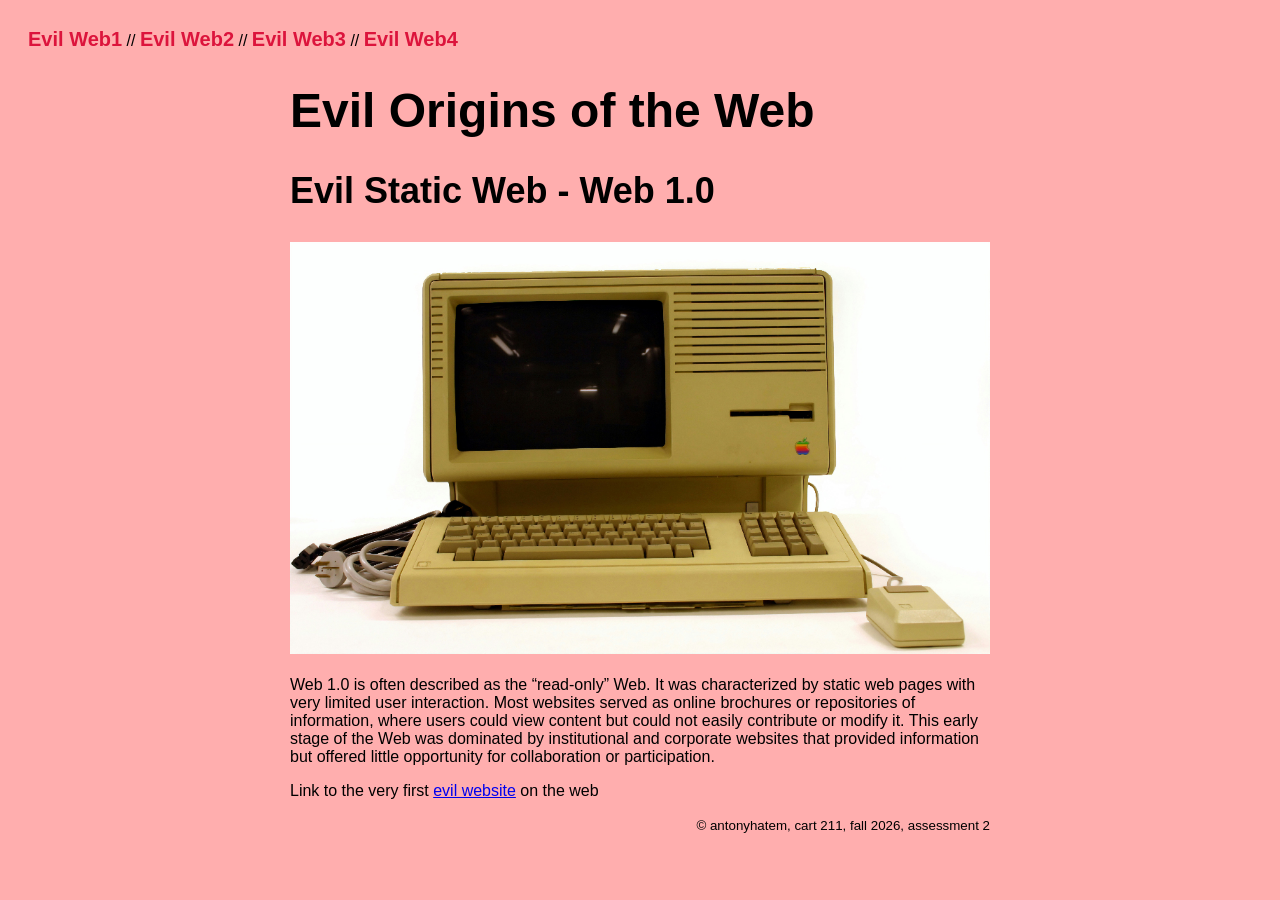
<file: assessment2/index.html>
<!DOCTYPE html>
<html lang="en">
<head>
    <style>
        body {
            background-color:rgb(255, 174, 174);
        }
    </style>
    <meta charset="UTF-8">
    <meta name="viewport" content="width=device-width, initial-scale=1.0">
    <title>evil website web1</title>
</head>
        
<body style="font-family: 'Franklin Gothic Medium', 'Arial Narrow', Arial, serif; padding: 20px;">
    <nav>
        <a href="index.html" style="text-decoration: none; color: crimson; font-size: 125%; font-weight: bolder;">Evil Web1</a> // <a href="web2.html" style="text-decoration: none; color: crimson; font-size: 125%; font-weight: bolder;">Evil Web2</a> // <a href="web3.html" style="text-decoration: none; color: crimson; font-size: 125%; font-weight: bolder;">Evil Web3</a> // <a href="web4.html" style="text-decoration: none; color: crimson; font-size: 125%; font-weight: bolder;">Evil Web4</a>

    </nav>
<!-- evil code-->
<header style="width: 700px;font-size: x-large;margin: 0 auto;"> 
    <h1>Evil Origins of the Web</h1>
<h2> Evil Static Web - Web 1.0</h2>
<img src="apple-lisa.jpg" width="700px">


</header>
<main style="width: 700px; margin:auto;">

    <p>
Web 1.0 is often described as the “read-only” Web. It was characterized by static web pages with very limited user interaction. Most websites served as online brochures or repositories of information, where users could view content but could not easily contribute or modify it.
This early stage of the Web was dominated by institutional and corporate websites that provided information but offered little opportunity for collaboration or participation.

    </p>



    <p> Link to the very first <a href="https://info.cern.ch/"
         target="_blank">evil website</a> on the web</p>

</main>

<footer style="width: 700px; margin: 0 auto; text-align: right;">
   <small>© antonyhatem, cart 211, fall 2026, assessment 2</small>
</footer>
</body>
</html>
</file>
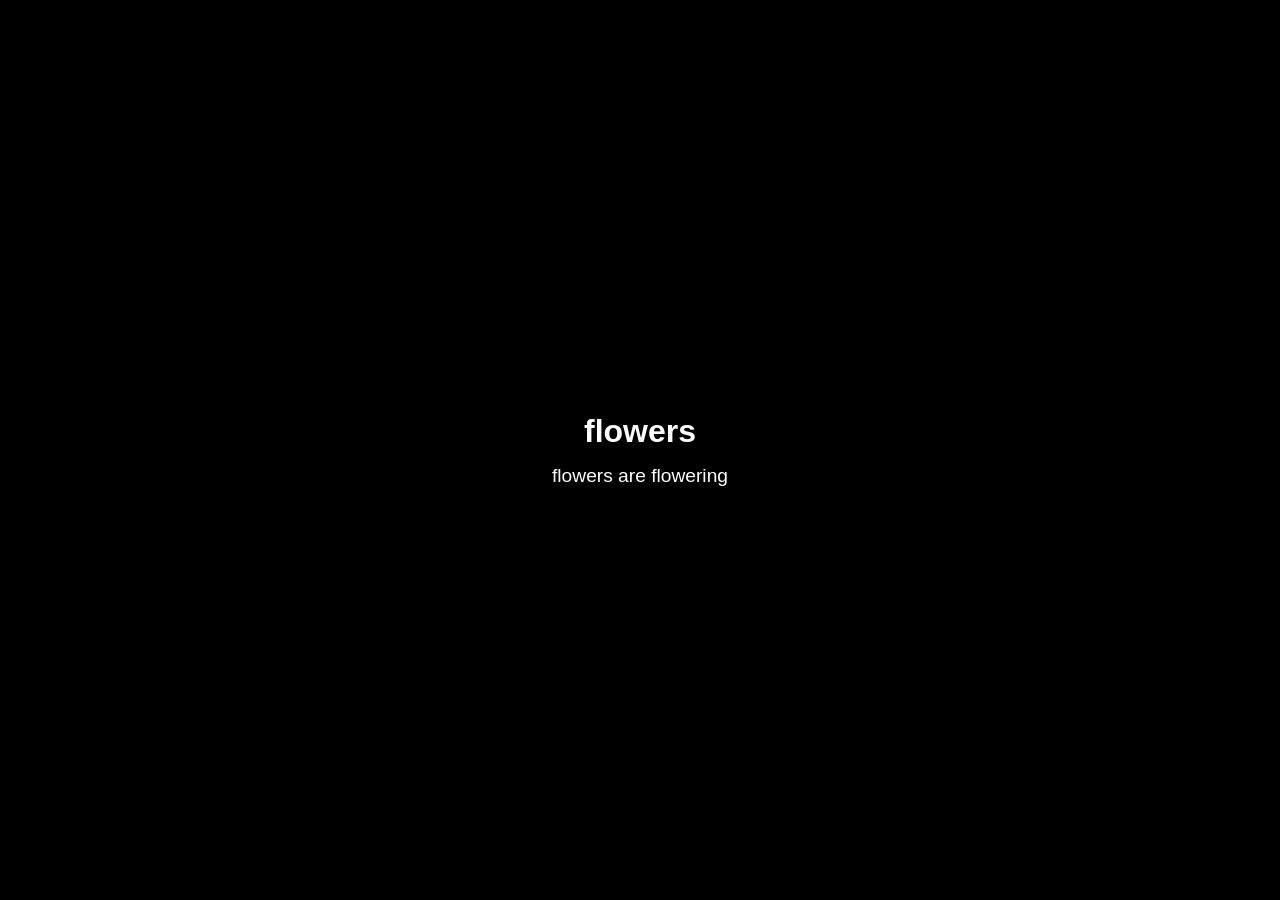
<file: BG-video.html>
<!DOCTYPE html>
<html lang="en">
<head>
    <meta charset="UTF-8">
    <meta name="viewport" content="width=device-width, initial-scale=1.0">
    <title>background video</title>

    <style>
        * {
            margin: 0;
            padding:0;
            box-sizing: border-box;
        }

        body {
            font-family: Arial, Helvetica, sans-serif;
            min-height: 100vh;
            color: white;
            background-color: black;
        }
        .background-video {
            position: fixed;
            top: 0;
            left: 0;
            width: 100%;
            height: 100%;

            /* fills the screen without stretching the video */
            object-fit: cover; 
            object-position: center;

            /* places the video behind the content */
            z-index: -1;

            
        }
            .overlay {
                position: fixed;
                top: 0;
                left: 0;
                width: 100%;
                height: 100%;

                background-color: rgba(0, 0, 0, 0.4);
                z-index: 0;
            }

                .content {
                    position: relative;
                    z-index: 1;
                    min-height: 100vh;
                    display: flex;
                    flex-direction: column;
                    /*centers content vertically */
                     justify-content: center; 
                     /*centers content horizontally */
                    align-items: center;
                    padding: 20px;

                }
                /* Clamp function takes 3 values - (clamp(min, pref, max)) */
                /* rem is a unit based on the root font size of the webpage */
                h1{
                    font-size: clamp(2rem, 5w, 4rem);
                    margin-bottom: 15px;
                }
            

            p {
                font-size: 1.2rem;
            }
        

    </style>

</head>

<body>
   <video class="background-video"
   autoplay
   muted
   loop
   playsinline
   aria-hidden="true"
   tabindex="-1">

   <source src="videoflowers.mp4" type="video/mp4">
   your browser does not support background video
</video>
<!-- darkens the bg video so the text is readable -->
<div class="overlay"></div>
<main class="content">
    <h1>flowers</h1>
    <p>flowers are flowering</p>
</main>

</body>

</html>
</file>
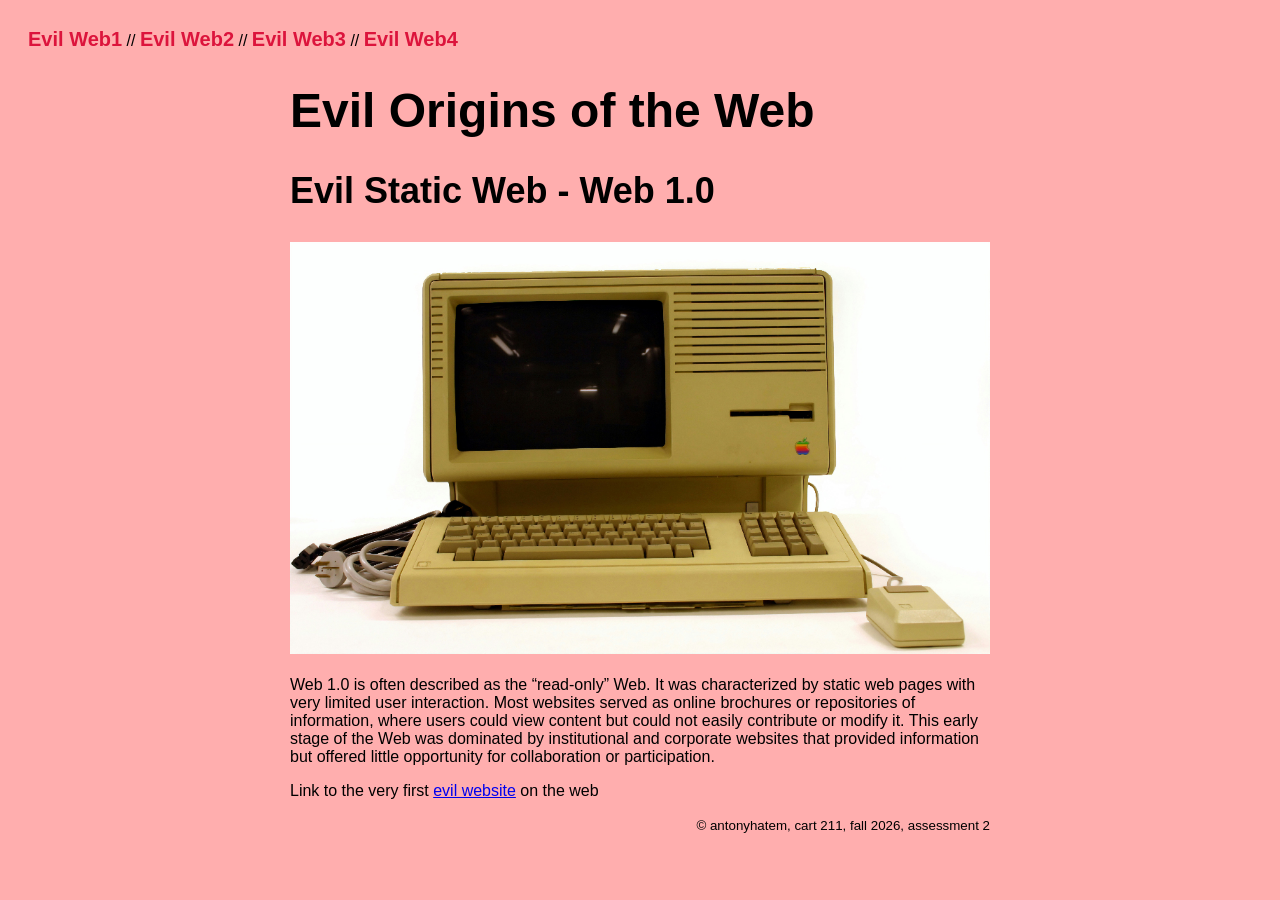
<file: assessment2/index-web.html>
<!DOCTYPE html>
<html lang="en">
<head>
    <style>
        body {
            background-color:rgb(255, 174, 174);
        }
    </style>
    <meta charset="UTF-8">
    <meta name="viewport" content="width=device-width, initial-scale=1.0">
    <title>evil website web1</title>
</head>
        
<body style="font-family: 'Franklin Gothic Medium', 'Arial Narrow', Arial, serif; padding: 20px;">
    <nav>
        <a href="index-web.html" style="text-decoration: none; color: crimson; font-size: 125%; font-weight: bolder;">Evil Web1</a> // <a href="web2.html" style="text-decoration: none; color: crimson; font-size: 125%; font-weight: bolder;">Evil Web2</a> // <a href="web3.html" style="text-decoration: none; color: crimson; font-size: 125%; font-weight: bolder;">Evil Web3</a> // <a href="web4.html" style="text-decoration: none; color: crimson; font-size: 125%; font-weight: bolder;">Evil Web4</a>

    </nav>
<!-- evil code-->
<header style="width: 700px;font-size: x-large;margin: 0 auto;"> 
    <h1>Evil Origins of the Web</h1>
<h2> Evil Static Web - Web 1.0</h2>
<img src="apple-lisa.jpg" width="700px">


</header>
<main style="width: 700px; margin:auto;">

    <p>
Web 1.0 is often described as the “read-only” Web. It was characterized by static web pages with very limited user interaction. Most websites served as online brochures or repositories of information, where users could view content but could not easily contribute or modify it.
This early stage of the Web was dominated by institutional and corporate websites that provided information but offered little opportunity for collaboration or participation.

    </p>



    <p> Link to the very first <a href="https://info.cern.ch/"
         target="_blank">evil website</a> on the web</p>

</main>

<footer style="width: 700px; margin: 0 auto; text-align: right;">
   <small>© antonyhatem, cart 211, fall 2026, assessment 2</small>
</footer>
</body>
</html>
</file>
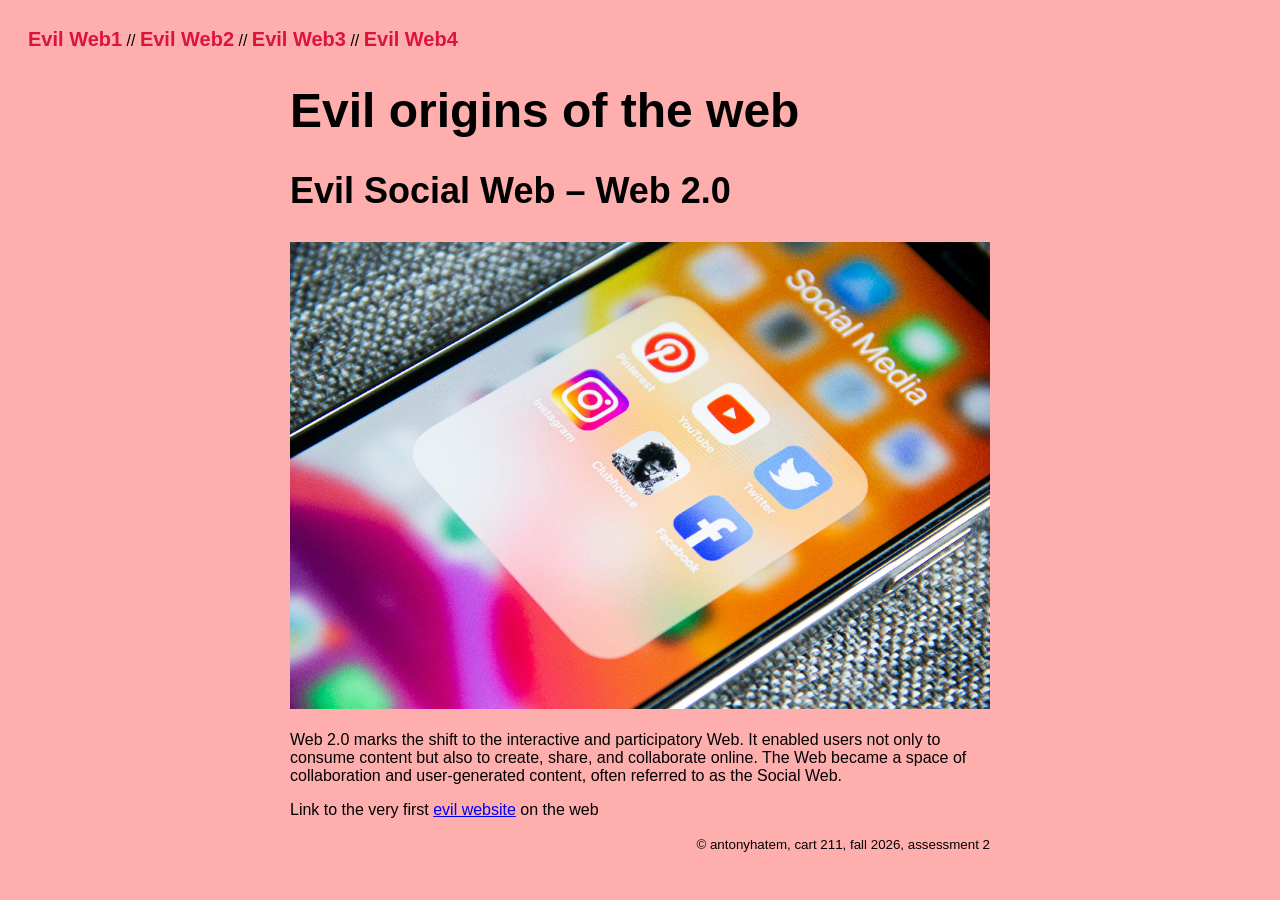
<file: assessment2/web2.html>
<!DOCTYPE html>
<html lang="en">
<head>
    <style>
        body {
            background-color:rgb(255, 174, 174);
        }
    </style>
    <meta charset="UTF-8">
    <meta name="viewport" content="width=device-width, initial-scale=1.0">
    <title>evil website web2</title>
</head>
<body style="font-family: 'Franklin Gothic Medium', 'Arial Narrow', Arial, serif; padding: 20px;">
    <nav>
        <a href="index-web.html" style="text-decoration: none; color: crimson; font-size: 125%; font-weight: bolder;">Evil Web1</a> // <a href="web2.html" style="text-decoration: none; color: crimson; font-size: 125%; font-weight: bolder;">Evil Web2</a> // <a href="web3.html" style="text-decoration: none; color: crimson; font-size: 125%; font-weight: bolder;">Evil Web3</a> // <a href="web4.html" style="text-decoration: none; color: crimson; font-size: 125%; font-weight: bolder;">Evil Web4</a>

    </nav>
<!-- evil code-->
<header style="width: 700px;font-size: x-large;margin: 0 auto;"> 
    <h1>Evil origins of the web</h1>
<h2>  Evil Social Web – Web 2.0</h2>
<img src="social_media.jpg" width="700px">


</header>
<main style="width: 700px; margin:auto;">

    <p>
Web 2.0 marks the shift to the interactive and participatory Web. It enabled users not only to consume content but also to create, share, and collaborate online.

The Web became a space of collaboration and user-generated content, often referred to as the Social Web.
  
    </p>

    <p> Link to the very first <a href="https://info.cern.ch/"
         target="_blank">evil website</a> on the web</p>

</main>

<footer style="width: 700px; margin: 0 auto; text-align: right;">
   <small>© antonyhatem, cart 211, fall 2026, assessment 2</small>
</footer>
</body>
</html>
</file>
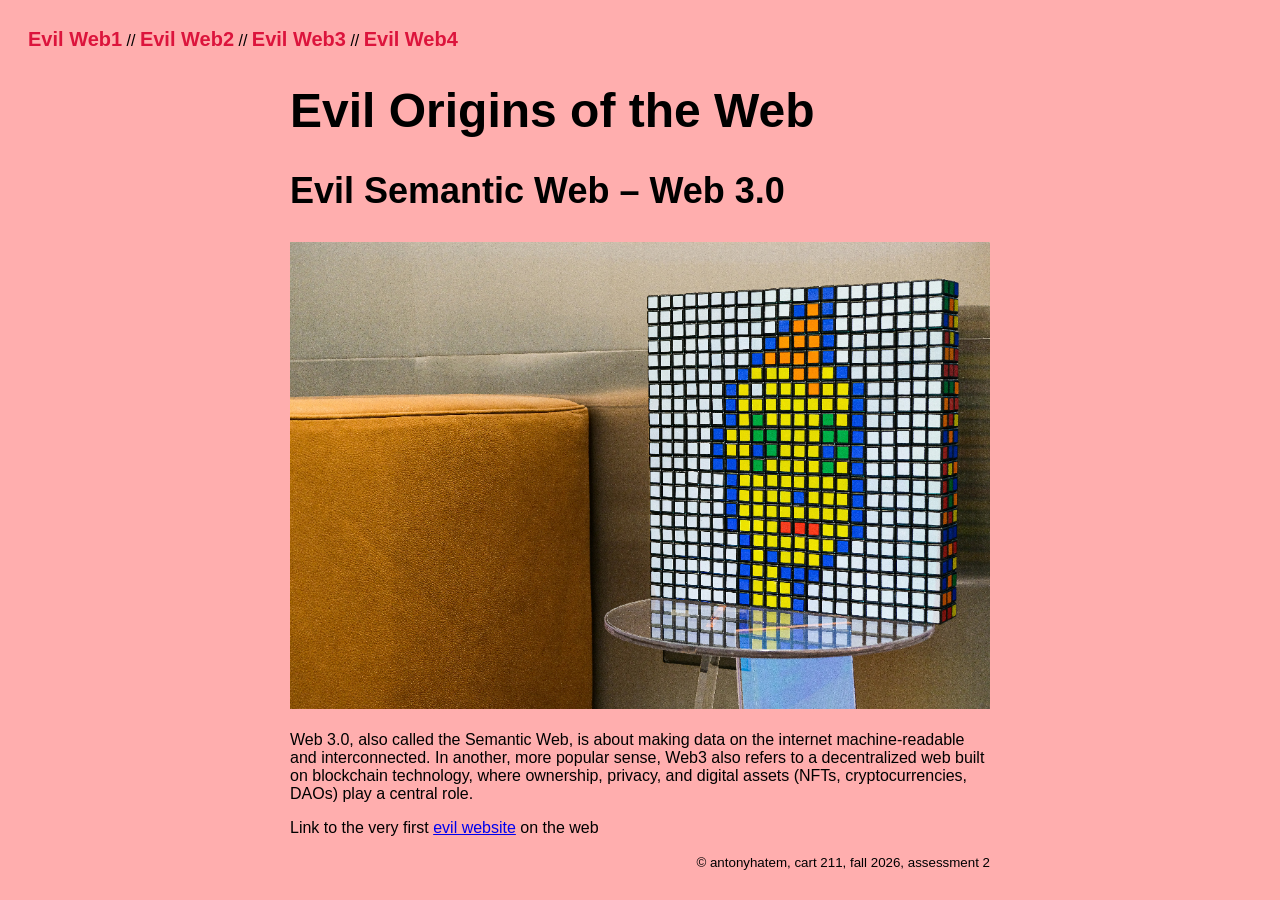
<file: assessment2/web3.html>
<!DOCTYPE html>
<html lang="en">
<head>
    <style>
        body {
            background-color:rgb(255, 174, 174);
        }
    </style>
    <meta charset="UTF-8">
    <meta name="viewport" content="width=device-width, initial-scale=1.0">
    <title>evil website web3</title>
</head>
<body style="font-family: 'Franklin Gothic Medium', 'Arial Narrow', Arial, serif; padding: 20px;">
    <nav>
        <a href="index-web.html" style="text-decoration: none; color: crimson; font-size: 125%; font-weight: bolder;">Evil Web1</a> // <a href="web2.html" style="text-decoration: none; color: crimson; font-size: 125%; font-weight: bolder;">Evil Web2</a> // <a href="web3.html" style="text-decoration: none; color: crimson; font-size: 125%; font-weight: bolder;">Evil Web3</a> // <a href="web4.html" style="text-decoration: none; color: crimson; font-size: 125%; font-weight: bolder;">Evil Web4</a>

    </nav>
<!-- evil code-->
<header style="width: 700px;font-size: x-large;margin: 0 auto;"> 
    <h1>Evil Origins of the Web</h1>
<h2>  Evil Semantic Web – Web 3.0</h2>
<img src="cryptopunk.jpg" width="700px">


</header>
<main style="width: 700px; margin:auto;">


    <p>

     Web 3.0, also called the Semantic Web, is about making data on the internet machine-readable and interconnected. 
In another, more popular sense, Web3 also refers to a decentralized web built on blockchain technology, where ownership, privacy, and digital assets (NFTs, cryptocurrencies, DAOs) play a central role.   

    </p>

    <p> Link to the very first <a href="https://info.cern.ch/"
         target="_blank">evil website</a> on the web</p>

</main>

<footer style="width: 700px; margin: 0 auto; text-align: right;">
   <small>© antonyhatem, cart 211, fall 2026, assessment 2</small>
</footer>
</body>
</html>
</file>
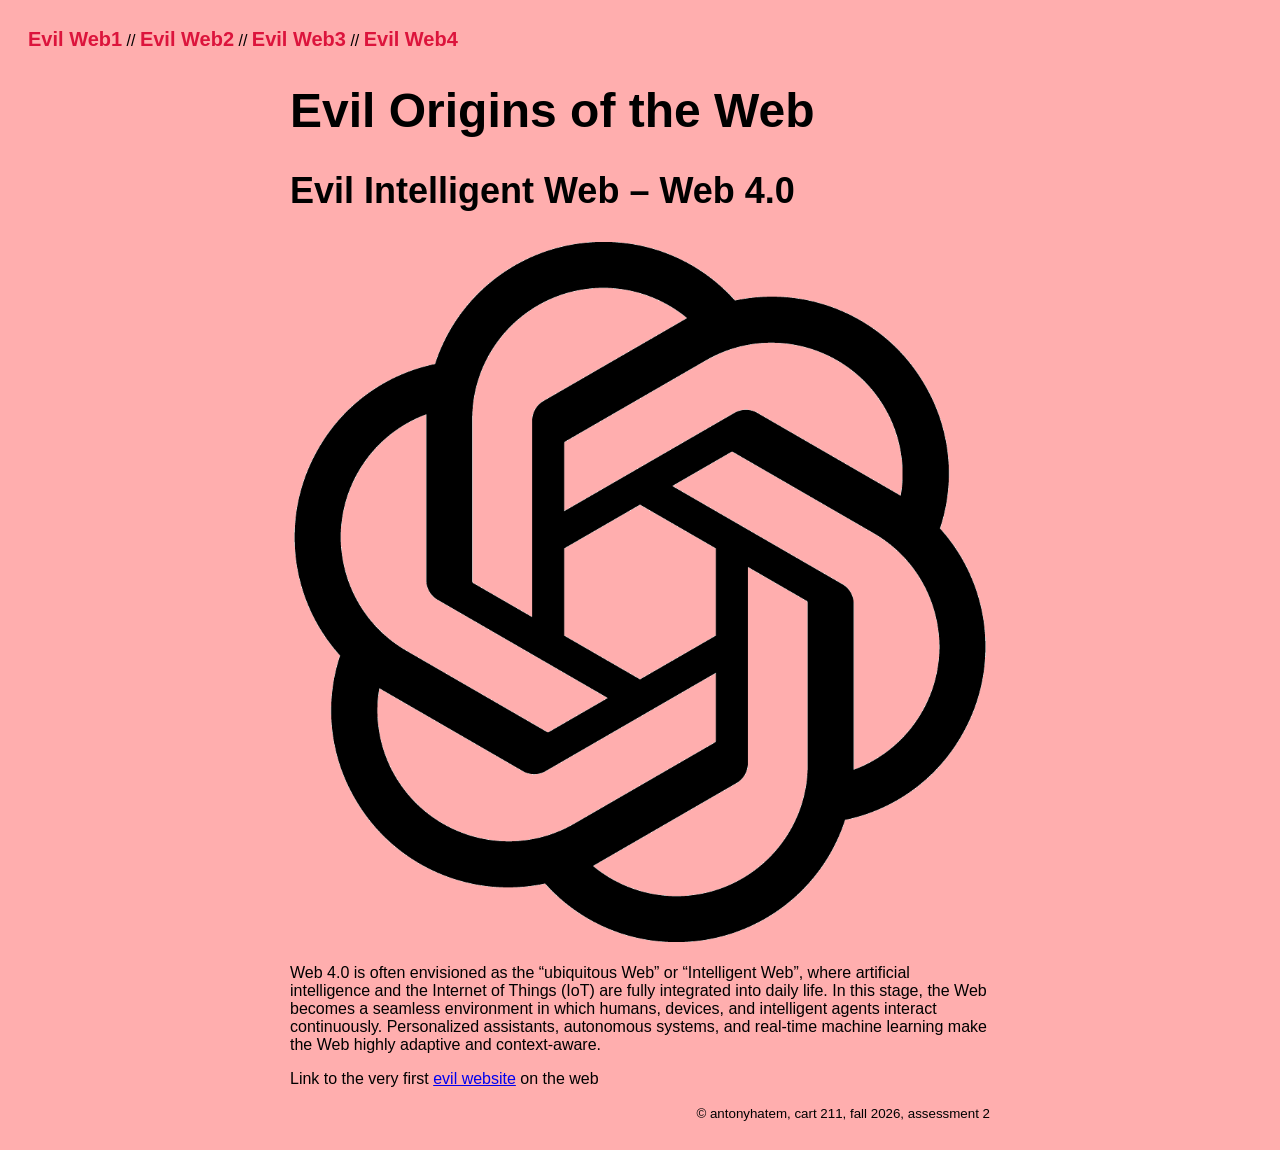
<file: assessment2/web4.html>
<!DOCTYPE html>
<html lang="en">
<head>
    <style>
        body {
            background-color:rgb(255, 174, 174);
        }
    </style>
    <meta charset="UTF-8">
    <meta name="viewport" content="width=device-width, initial-scale=1.0">
    <title>evil website web3</title>
</head>
<body style="font-family: 'Franklin Gothic Medium', 'Arial Narrow', Arial, serif; padding: 20px;">
    <nav>
        <a href="index-web.html" style="text-decoration: none; color: crimson; font-size: 125%; font-weight: bolder;">Evil Web1</a> // <a href="web2.html" style="text-decoration: none; color: crimson; font-size: 125%; font-weight: bolder;">Evil Web2</a> // <a href="web3.html" style="text-decoration: none; color: crimson; font-size: 125%; font-weight: bolder;">Evil Web3</a> // <a href="web4.html" style="text-decoration: none; color: crimson; font-size: 125%; font-weight: bolder;">Evil Web4</a>

    </nav>
<!-- evil code-->
<header style="width: 700px;font-size: x-large;margin: 0 auto;"> 
    <h1>Evil Origins of the Web</h1>
<h2>  Evil Intelligent Web – Web 4.0</h2>
<img src="ChatGPT-Logo.gif" width="700px">


</header>
<main style="width: 700px; margin:auto;">

    <p>
Web 4.0 is often envisioned as the “ubiquitous Web” or “Intelligent Web”, where artificial intelligence and the Internet of Things (IoT) are fully integrated into daily life.
In this stage, the Web becomes a seamless environment in which humans, devices, and intelligent agents interact continuously. Personalized assistants, autonomous systems, and real-time machine learning make the Web highly adaptive and context-aware.

    </p>

  

    <p> Link to the very first <a href="https://info.cern.ch/"
         target="_blank">evil website</a> on the web</p>

</main>

<footer style="width: 700px; margin: 0 auto; text-align: right;">
   <small>© antonyhatem, cart 211, fall 2026, assessment 2</small>
</footer>
</body>
</html>
</file>
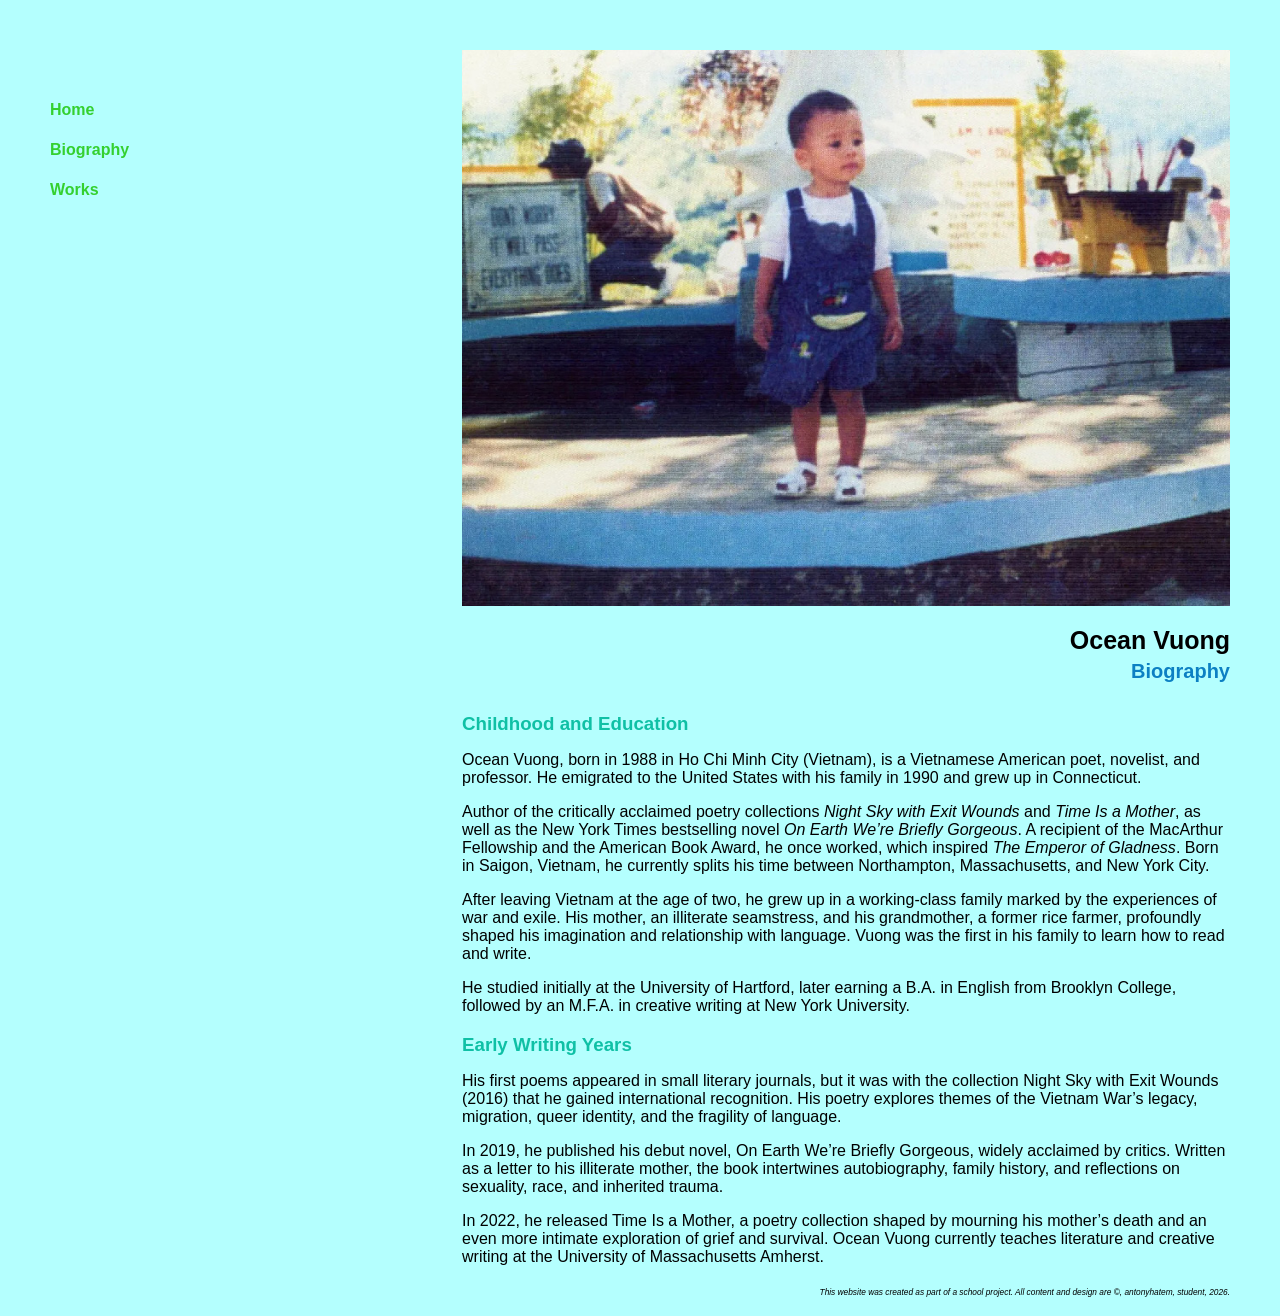
<file: assessment3/bio.html>
<!DOCTYPE html>
<html lang="en">
<head>
    <meta charset="UTF-8">
    <meta name="viewport" content="width=device-width, initial-scale=1.0">
    <title>Ocean Vuong</title>

    <!--Meta description for SEO-->
    <meta name="description" content="Explore the work of Ocean Vuong, award-winning poet and novelist, author of 'On Earth We're Briefly Gorgeous' and 'Time Is a Mother'.">

    <!-- Open Graph for Social Sharing-->
    <meta property="og:title" content="Ocean Vuong">
    <meta property="og:description" content="Ocean Vuong is an award-winning poet and novelist whose lyrical works, including 'On Earth We're Briefly Gorgeous' and 'Time Is a Mother', explore love, loss, and identity with profound beauty."> 

    <!--<meta property="og:image" content="AbsoluteURL'"-->

    <!--Author and Copyright-->

    <meta name="author" content="antonyhatem"
    <meta name="copyright" content="antonyhatem' <meta name="copyright" content="©antonyhatem, student project, 2026">

    <link rel="stylesheet" href="styles.css">
     <style>
        body {
            background-color:rgb(180, 255, 254);
        }
    </style>
</head>

<body>
    <nav>
       <a href="index-ocean.html">Home</a><br>
       <a href="bio.html">Biography</a><br>
       <a href="work.html">Works</a><br>
       

    </nav>
    
<!--Main Wrapper-->
    <div id="wrapper">
        <header>
            <img src="assets/Bio.jpg" alt="Portrait of Ocean Vuong">
            <h1>Ocean Vuong</h1>
            <h2>Biography</h2>
        </header>

        <!--Main Content-->
        <main>
            <article>
                <h3>Childhood and Education</h3>
            <p>Ocean Vuong, born in 1988 in Ho Chi Minh City (Vietnam), is a Vietnamese American poet, novelist, and professor. He emigrated to the United States with his family in 1990 and grew up in Connecticut.  </p>

            <p>Author of the critically acclaimed poetry collections <em>Night Sky with Exit Wounds</em> and <em>Time Is a Mother</em>, as well as the New York Times bestselling novel <em>On Earth We’re Briefly Gorgeous</em>. A recipient of the MacArthur Fellowship and the American Book Award, he once worked, which inspired <em>The Emperor of Gladness</em>. Born in Saigon, Vietnam, he currently splits his time between Northampton, Massachusetts, and New York City.</p>
            <p>After leaving Vietnam at the age of two, he grew up in a working-class family marked by the experiences of war and exile. His mother, an illiterate seamstress, and his grandmother, a former rice farmer, profoundly shaped his imagination and relationship with language. Vuong was the first in his family to learn how to read and write.</p>
            <p>He studied initially at the University of Hartford, later earning a B.A. in English from Brooklyn College, followed by an M.F.A. in creative writing at New York University.</p>
 

            <h3>Early Writing Years</h3>
            <p>His first poems appeared in small literary journals, but it was with the collection Night Sky with Exit Wounds (2016) that he gained international recognition. His poetry explores themes of the Vietnam War’s legacy, migration, queer identity, and the fragility of language.</p>
            <p>In 2019, he published his debut novel, On Earth We’re Briefly Gorgeous, widely acclaimed by critics. Written as a letter to his illiterate mother, the book intertwines autobiography, family history, and reflections on sexuality, race, and inherited trauma.</p>
            <p>In 2022, he released Time Is a Mother, a poetry collection shaped by mourning his mother’s death and an even more intimate exploration of grief and survival.
            Ocean Vuong currently teaches literature and creative writing at the University of Massachusetts Amherst.</p>


            </article>
        </main>

        <!--Footer-->
        <footer>
            <small><em>This website was created as part of a school project. All content and design are ©, antonyhatem, student, 2026.</em></small>

        </footer>

    </div>
    
</body>
</html>
</file>
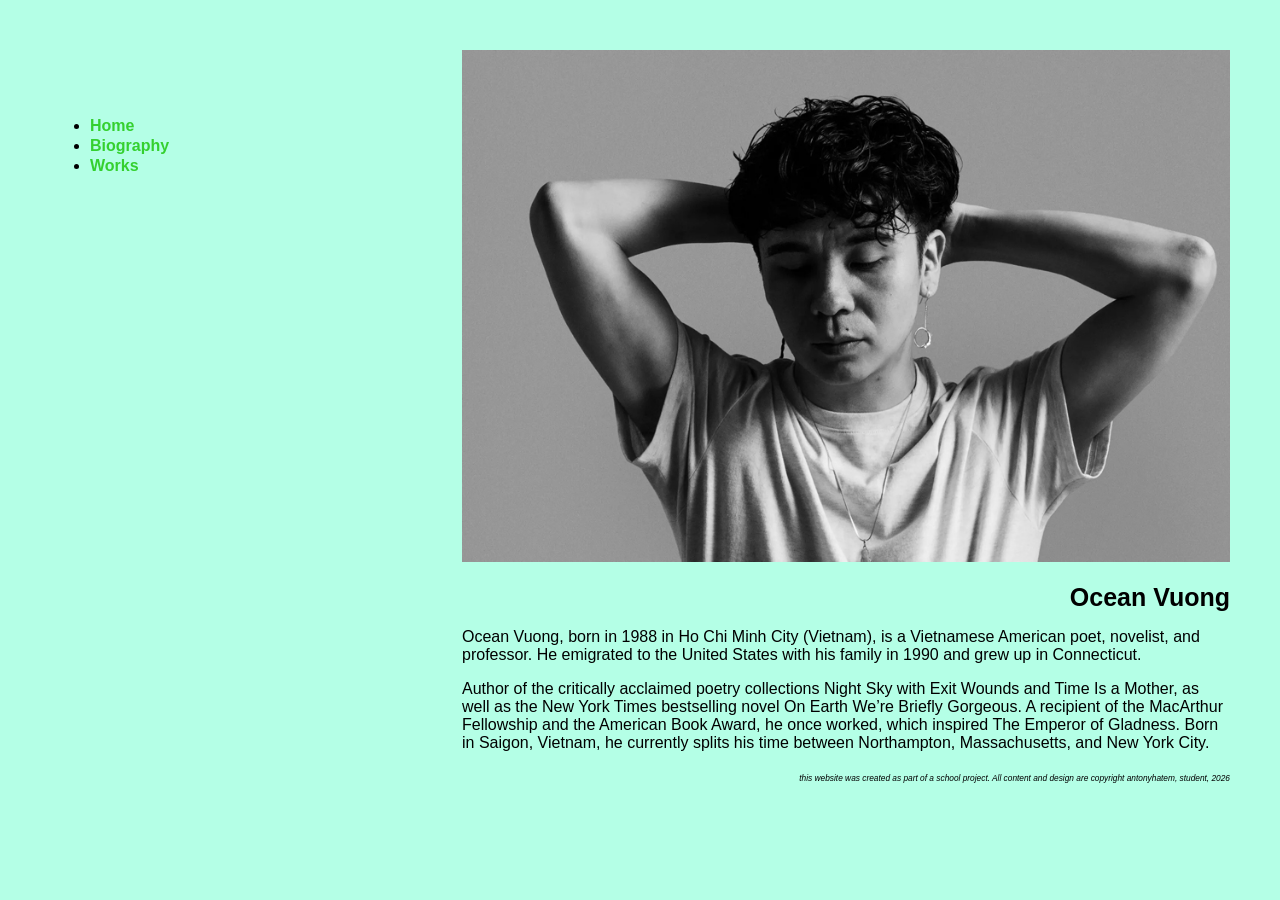
<file: assessment3/index-ocean.html>
<!DOCTYPE html>
<html lang="en">
<head>
    <meta charset="UTF-8">
    <meta name="viewport" content="width=device-width, initial-scale=1.0">
    <title>Ocean Vuong</title>

    <!--meta description for SEO-->
    <meta name="description" content="Explore the work of Ocean Vuong, award-winning poet and novelist, author of 'On Earth We're Briefly Gorgeous' and 'Time Is a Mother'.">

    <!--Open Graph for Social Sharing-->
    <meta property="og:title" content="Ocean Vuong">
    <meta property="og:description" content="Ocean Vuong is an award-winning poet and novelist, author of 'On Earth We're Briefly Gorgeous' and 'Time Is a Mother', explore love, loss and identity with profound beauty">
   <!--meta property for image-->
    <meta property="og:image" content="URL_TO_IMAGE">
    <!--Author and Copyright-->
    <meta name="author" content="antonyhatem">
    <meta name="copyright" content="antonyhatem, 2026">

    <link rel="stylesheet" href="styles.css">
    <style>
        body {
            background-color:rgb(180, 255, 230);
        }
    </style>
</head>

<body>
    <nav>
        <ul>
            <li><a href="index-ocean.html">Home</a></li>
            <li><a href="bio.html">Biography</a></li>
            <li><a href="work.html">Works</a></li>
        </ul>
    </nav>
    <!--main wrapper-->
<div id="wrapper">
    <header>
<img src="assets/Home.jpg" alt="Ocean Vuong" loading="lazy">   
<h1>Ocean Vuong</h1>
    </header>

<!--main content-->
    <main>
<article>
    
    <p>Ocean Vuong, born in 1988 in Ho Chi Minh City (Vietnam), is a Vietnamese American poet, novelist, and professor. He emigrated to the United States with his family in 1990 and grew up in Connecticut. </p>

        <p>Author of the critically acclaimed poetry collections Night Sky with Exit Wounds and Time Is a Mother, as well as the New York Times bestselling novel On Earth We’re Briefly Gorgeous. A recipient of the MacArthur Fellowship and the American Book Award, he once worked, which inspired The Emperor of Gladness. Born in Saigon, Vietnam, he currently splits his time between Northampton, Massachusetts, and New York City.</p>
</article>
    </main>
    <footer>
        <small><em>this website was created as part of a school project. All content and design are copyright antonyhatem, student, 2026</em></small>
    </footer>
</div>
</body>
</html>
</file>
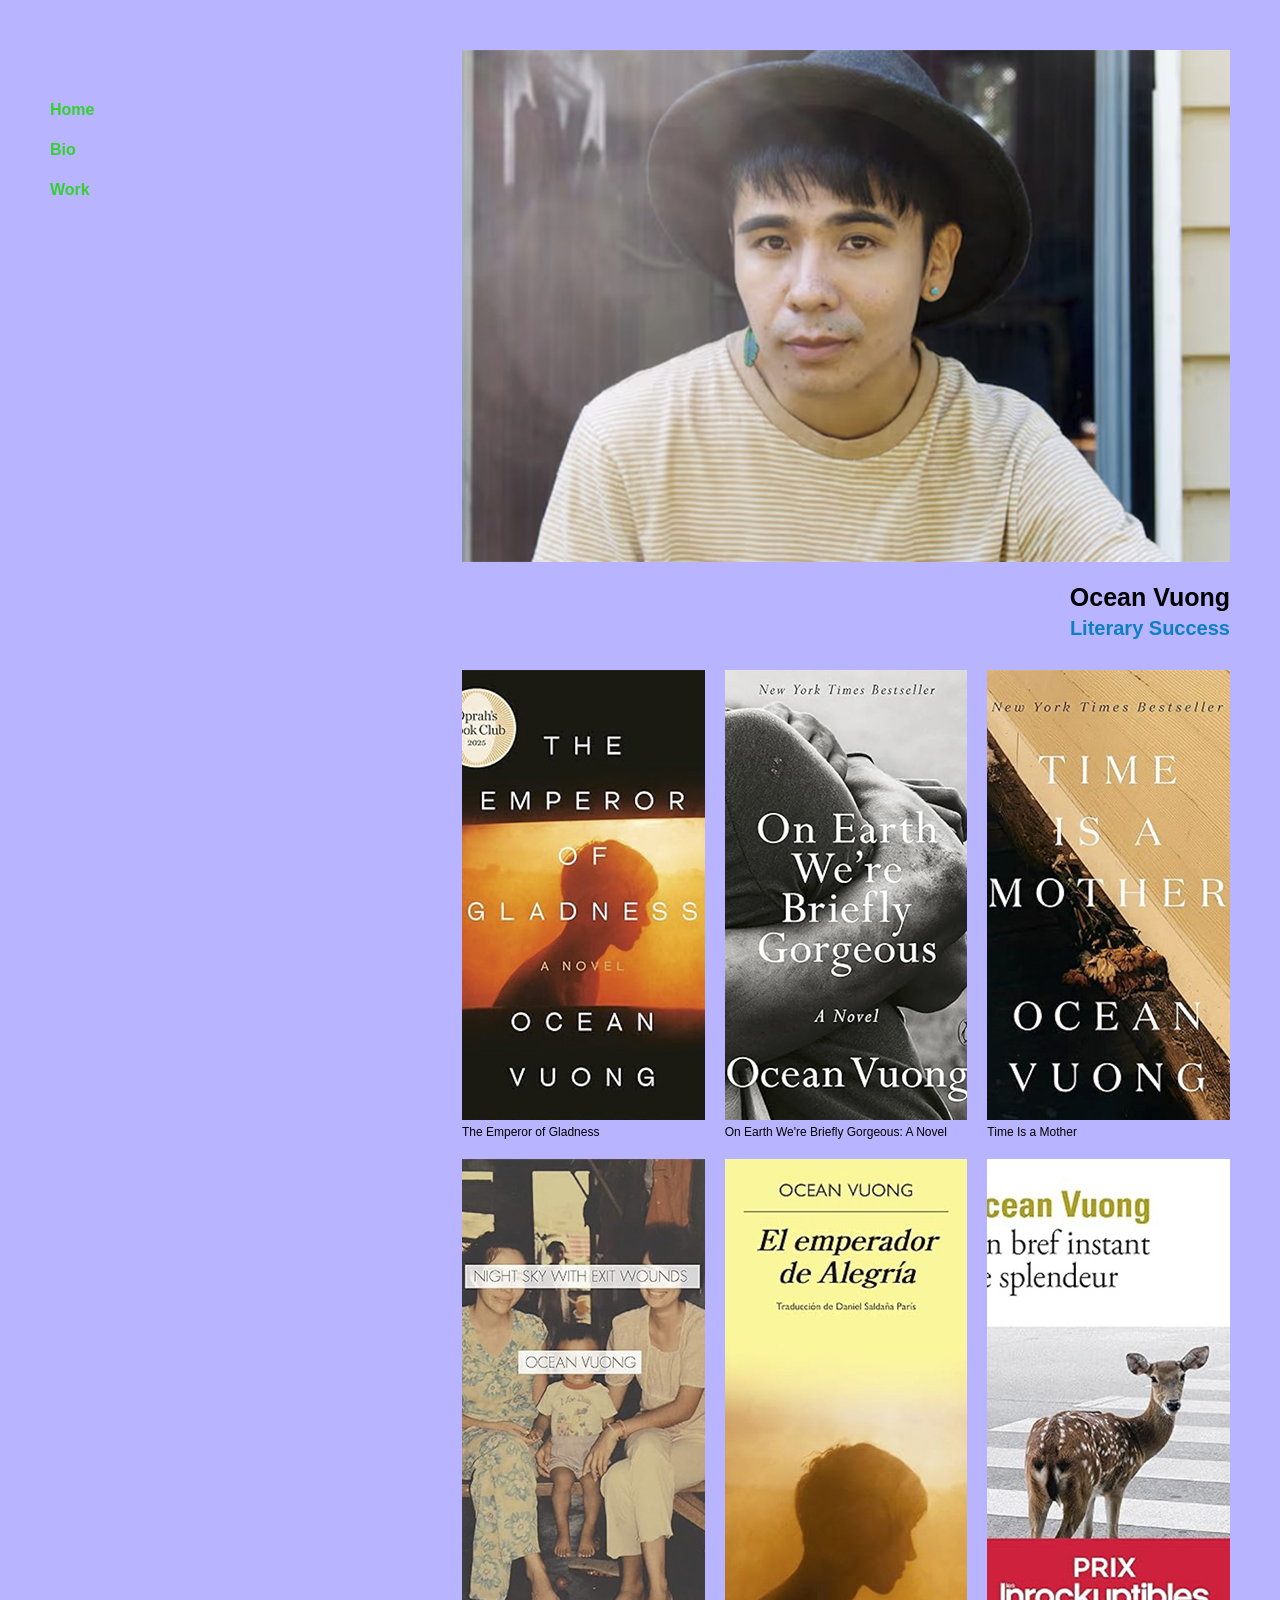
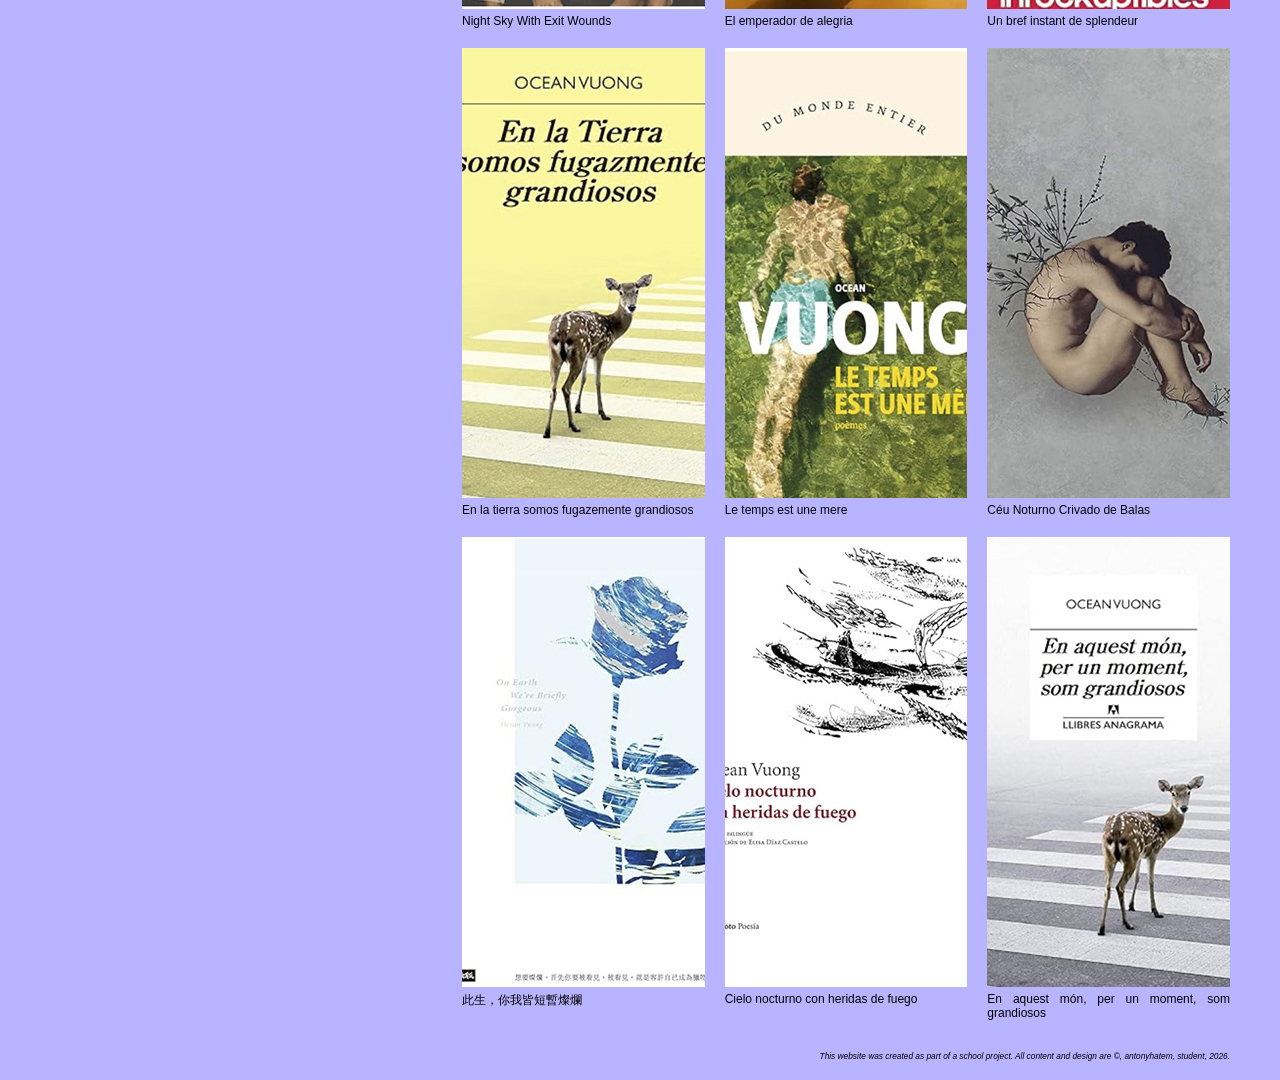
<file: assessment3/work.html>
<!DOCTYPE html>
<html lang="en">
<head>
    <meta charset="UTF-8">
    <meta name="viewport" content="width=device-width, initial-scale=1.0">
    <title>Ocean Vuong</title>

    <!--Meta description for SEO-->
    <meta name="description" content="Explore the work of Ocean Vuong, award-winning poet and novelist, author of 'On Earth We're Briefly Gorgeous' and 'Time Is a Mother'.">

    <!-- Open Graph for Social Sharing-->
    <meta property="og:title" content="Ocean Vuong">
    <meta property="og:description" content="Ocean Vuong is an award-winning poet and novelist whose lyrical works, including 'On Earth We're Briefly Gorgeous' and 'Time Is a Mother', explore love, loss, and identity with profound beauty."> 

    <!--<meta property="og:image" content="AbsoluteURL'"-->

    <!--Author and Copyright-->

    <meta name="author" content="antonyhatem"
    <meta name="copyright" content="antonyhatem" <meta name="copyright" content="©antonyhatem, student project, 2026">

    <link rel="stylesheet" href="styles.css">
    <style>
        body {
            background-color:rgb(185, 180, 255);
        }
    </style>
</head>

<body>
    <nav>
       <a href="index-ocean.html">Home</a><br>
       <a href="bio.html">Bio</a><br>
       <a href="work.html">Work</a><br>
       

    </nav>
    
<!--Main Wrapper-->
    <div id="wrapper">
        <header>
            <img src="assets/work.jpg" alt="Ocean Vuong" loading="lazy">
            <h1>Ocean Vuong</h1>
            <h2>Literary Success</h2>
        </header>

        <!--Main Content-->
        <section>
            <article>
            <div class="books">
                <figure>
                    <img src="assets/Emperor.jpg" alt="The Emperor of Gladness" loading="lazy">
                    <figcaption>The Emperor of Gladness</figure></figcaption>

                </figure>
                <figure>
                    <img src="assets/Earth.jpg" alt="On Earth We're Briefly Gorgeous: A Novel" loading="lazy">
                    <figcaption>On Earth We're Briefly Gorgeous: A Novel</figcaption>

                </figure>
                <figure>
                    <img src="assets/Mother.jpg" alt="Time Is a Mother" loading="lazy">
                    <figcaption>Time Is a Mother</figcaption>

                </figure>
                <figure>
                    <img src="assets/Wounds.jpg" alt="Night Sky With Exit Wounds" loading="lazy">
                    <figcaption>Night Sky With Exit Wounds</figcaption>

                </figure>
                <figure>
                    <img src="assets/Emperador.jpg" alt="El emperador de alegria" loading="lazy">
                    <figcaption>El emperador de alegria</figcaption>

                </figure>
                <figure>
                    <img src="assets/splendeur.jpg" alt="Un bref instant de splendeur" loading="lazy">
                    <figcaption>Un bref instant de splendeur</figcaption>

                </figure>
                <figure>
                    <img src="assets/Tierra.jpg" alt="En la tierra somos fugazemente grandiosos" loading="lazy">
                    <figcaption>En la tierra somos fugazemente grandiosos</figcaption>

                </figure>
                <figure>
                    <img src="assets/mere.jpg" alt="Le temps est une mere" loading="lazy">
                    <figcaption>Le temps est une mere</figcaption>

                </figure>
                <figure>
                    <img src="assets/Balas.jpg" alt="Céu Noturno Crivado de Balas" loading="lazy">
                    <figcaption>Céu Noturno Crivado de Balas</figcaption>

                </figure>
                <figure>
                    <img src="assets/ChineseED.jpg" alt="On Earth We're Briefly Gorgeous: A Novel" loading="lazy">
                    <figcaption>此生，你我皆短暫燦爛</figcaption>

                </figure>
                <figure>
                    <img src="assets/Heridas.jpg" alt="Cielo nocturno con heridas de fuego" loading="lazy">
                    <figcaption> Cielo nocturno con heridas de fuego</figcaption>

                </figure>
                <figure>
                    <img src="assets/aquest.jpg" alt="On Earth We're Briefly Gorgeous: A Novel (Catalan)" loading="lazy">
                    <figcaption>En aquest món, per un moment, som grandiosos</figcaption>

                </figure>
                


            </div>


            </article>
        </section>

        <!--Footer-->
        <footer>
            <small><em>This website was created as part of a school project. All content and design are ©, antonyhatem, student, 2026.</em></small>

        </footer>

    </div>
    
</body>
</html>
</file>
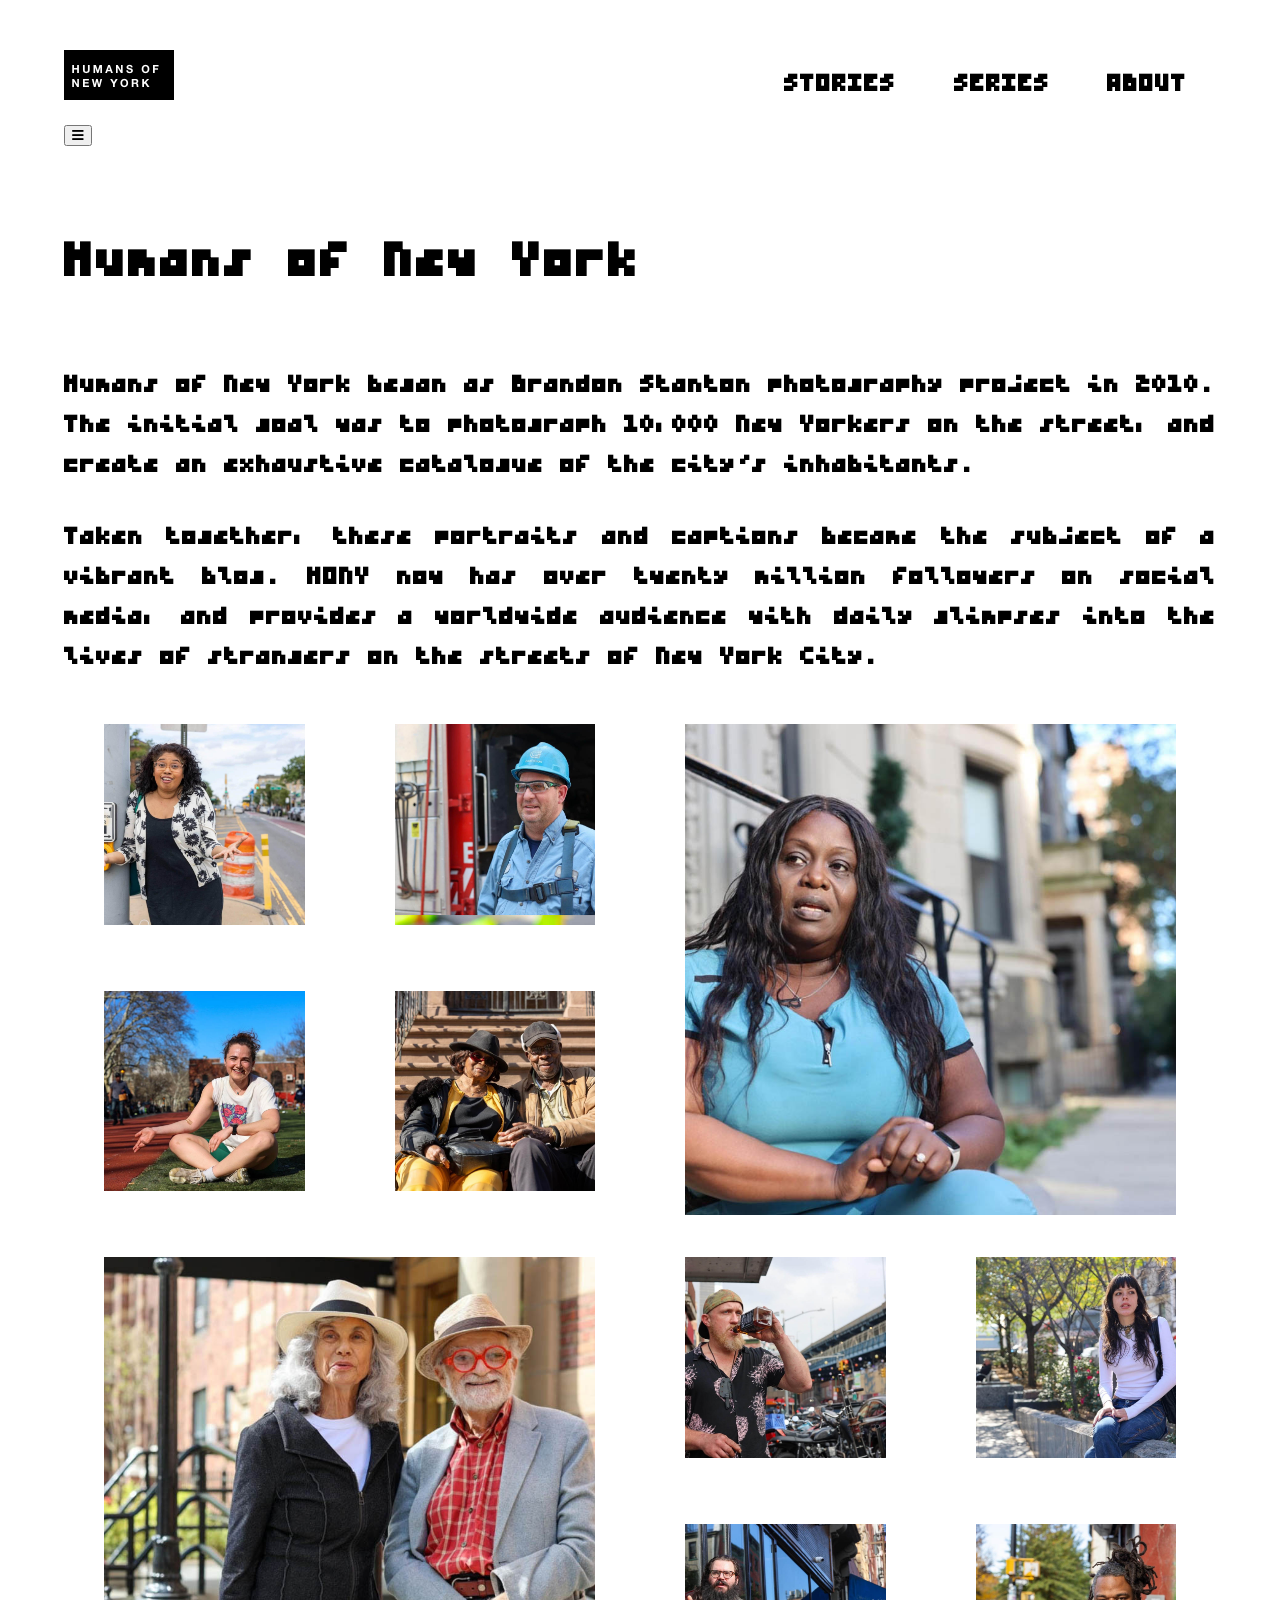
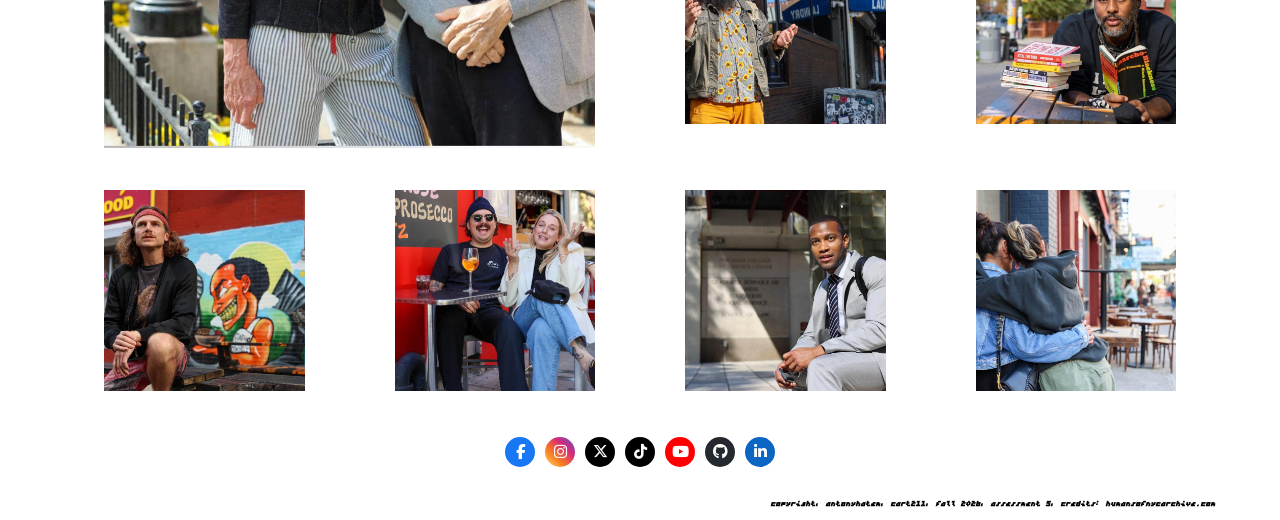
<file: Asst5/ass5-index.html>
<!DOCTYPE html>
<html lang="en">
<head>
    <meta charset="UTF-8">
    <meta name="viewport" content="width=device-width, initial-scale=1.0">
    <title>Humans of New York</title>
    <meta name="description" content="A Human of New York story. Course exercise (cart211) exploring semantic HTML, CSS grid and accesible media presentation">
    
    <!--open graph metadata controls how the page looks when shared on Social Media-->
    <meta property="og:type" content="article">
    <meta property="og:title" content="Humans of New York">
    <meta property="og:description" content="A Humans of New York story for cart211">
    <meta property="og:url" content="github url">
    <meta property="og:image" content="image asset">
    <meta property="og:image:width" content="1200">
    <meta property="og:image:height" content="630">
    <meta property="og:image:alt" content="portrait associated with the america pageant story">

    <!--twitter card metadata controls the appearance if shared links on X-->
    <meta name="twitter:card" content="summary_large_image">
    <meta name="twitter:title" content="A Humans of New York story for CART211">
    <meta name="twitter:description" content="A Humans of New York story for CART211">
    <meta name="twitter:image" content="image asset">

    <!--Identifies the preferredURL for this page to search engines -->
    <link rel="canonical" href="link to humans html">

    <!-- adds a small icon to the browser tab (Fixed typo) -->
    <link rel="icon" href="assets/favicon.ico">

    <meta name="author" content="antonyhatem">
    <meta name="copyright" content="antonyhatem, student project">

    <!--stylesheet link-->
    <link rel="stylesheet" href="styles.css">

    <!--google fonts-->
    <link rel="preconnect" href="https://fonts.googleapis.com">
    <link rel="preconnect" href="https://fonts.gstatic.com" crossorigin>
    <link href="https://fonts.googleapis.com/css2?family=Bytesized&display=swap" rel="stylesheet">

    <!--the social media icons and hamburger menu library-->
    <link rel="stylesheet" href="https://cdnjs.cloudflare.com/ajax/libs/font-awesome/6.7.2/css/all.min.css">
</head>

<body>
    <div id="wrapper">
        <header>
            <nav>
                <div class="logo">
                    <a href="#">
                        <img src="assets/logo.png" alt="Logo" width="110" height="50">
                    </a>
                </div>

                <div class="menu1">

                <!-- The X button closes the mobile navigation. -->
                 <button type="button" class="close-menu" aria-label="Close Menu">
                    &times;

                 </button>



                    <a href="stories.html" class="menu1">STORIES</a>
                    <a href="#" class="menu1">SERIES</a>
                    <a href="ass5-index.html" class="menu1">ABOUT</a>
                </div>

                <!-- Hamburger button: displayed on mobile and tablet screens -->
                 <div class="hamburger menu">
                    <button type="button" aria-label="Open Menu">
                        <!-- font awesome displays the three horizontal menu lines -->
                        <span class="fa fa-bars" aria-hidden="true">

                        </span>
                    </button>
                </div>
            </nav>
        </header>

        <!--SECTION: groups the main content of the page-->
        <section>
            <!--ARTICLE : contains a related piece of written and visual content-->
            <article>
                <h1>Humans of New York</h1>

                <p class="intro">
                    Humans of New York began as Brandon Stanton photography project in 2010. The initial goal was to photograph 10,000 New Yorkers on the street, and create an exhaustive catalogue of the city’s inhabitants.
                </p>

                <p class="intro">
                    Taken together, these portraits and captions became the subject of a vibrant blog. HONY now has over twenty million followers on social media, and provides a worldwide audience with daily glimpses into the lives of strangers on the streets of New York City. 
                </p>

                <!--IMAGE GALLERY-->
                <div class="pict">
                    <!--FIGURE 1-->
                    <figure class="iml1">
                        <a href="story1.html">
                            <img src="assets/america_pageant.jpg" class="im" alt="america pageant portrait">
                        </a>
                        <div class="hover-text">America Pageant</div>
                    </figure>

                    <!--FIGURE 2-->
                    <figure class="iml2">
                        <a href="story1.html">
                            <img src="assets/Chipwich_guy.jpg" class="im" alt="CHIPWICH GUY portrait">
                        </a>
                        <div class="hover-text">Chipwich Guy</div>
                    </figure>

                    <!--FIGURE 3-->
                    <figure class="iml3">
                        <a href="story1.html">
                            <img src="assets/end_of_life_patient.jpg" class="im" alt="end of life patient portrait">
                        </a>
                        <div class="hover-text">End of Life Patient</div>
                    </figure>

                    <!--FIGURE 4-->
                    <figure class="iml4">
                        <a href="story1.html">
                            <img src="assets/fake_sport.jpg" class="im" alt="fake sport portrait">
                        </a>
                        <div class="hover-text">Fake Sport</div>
                    </figure>

                    <!--FIGURE 5-->
                    <figure class="iml5">
                        <a href="story1.html">
                            <img src="assets/gettin_married.jpg" class="im" alt="gettin married portrait">
                        </a>
                        <div class="hover-text">Gettin' Married</div>
                    </figure>

                    <!--FIGURE 6-->
                    <figure class="iml6">
                        <a href="story1.html">
                            <img src="assets/invisibility.jpg" class="im" alt="invisibility portrait">
                        </a>
                        <div class="hover-text">Invisibility</div>
                    </figure>

                    <!--FIGURE 7-->
                    <figure class="iml7">
                        <a href="story1.html">
                            <img src="assets/Right_and_wrong.jpg" class="im" alt="right and wrong portrait">
                        </a>
                        <div class="hover-text">Right and Wrong</div>
                    </figure>

                    <!--FIGURE 8-->
                    <figure class="iml8">
                        <a href="story1.html">
                            <img src="assets/homework.jpg" class="im" alt="homework portrait">
                        </a>
                        <div class="hover-text">Homework</div>
                    </figure>

                    <!--FIGURE 9-->
                    <figure class="iml9">
                        <a href="story1.html">
                            <img src="assets/sketchbook.jpg" class="im" alt="sketchbook portrait">
                        </a>
                        <div class="hover-text">Sketchbook</div>
                    </figure>

                    <!--FIGURE 10-->
                    <figure class="iml10">
                        <a href="story1.html">
                            <img src="assets/the_algorithm.jpg" class="im" alt="the algorithm portrait">
                        </a>
                        <div class="hover-text">The Algorithm</div>
                    </figure>

                    <!--FIGURE 11-->
                    <figure class="iml11">
                        <a href="story1.html">
                            <img src="assets/The_Empire.jpg" class="im" alt="The Empire portrait">
                        </a>
                        <div class="hover-text">The Empire</div>
                    </figure>

                    <!--FIGURE 12-->
                    <figure class="iml12">
                        <a href="story1.html">
                            <img src="assets/Mardi-Gras.jpg" class="im" alt="Mardi-Gras portrait">
                        </a>
                        <div class="hover-text">Mardi Gras</div>
                    </figure>

                    <!--FIGURE 13-->
                    <figure class="iml13">
                        <a href="story1.html">
                            <img src="assets/they_loved_me.jpg" class="im" alt="they loved me portrait">
                        </a>
                        <div class="hover-text">They Loved Me</div>
                    </figure>

                    <!--FIGURE 14-->
                    <figure class="iml14">
                        <a href="story1.html">
                            <img src="assets/exhausting_to_me.jpg" class="im" alt="exhausting to me portrait">
                        </a>
                        <div class="hover-text">Exhausting to Me</div>
                    </figure>
                </div>
                <!--end of image gallery-->
            </article>
        </section>

        <footer>
            <section class="social-section">
                <div class="social-icons">
                    <a href="https://facebook.com" class="social facebook" aria-label="Facebook">
                        <i class="fa-brands fa-facebook-f"></i>
                    </a>
                    <a href="https://instagram.com" class="social instagram" aria-label="Instagram">
                        <i class="fa-brands fa-instagram"></i>
                    </a>
                    <a href="https://x.com" class="social twitter" aria-label="X">
                        <i class="fa-brands fa-x-twitter"></i>
                    </a>
                    <a href="https://tiktok.com" class="social tiktok" aria-label="Tiktok">
                        <i class="fa-brands fa-tiktok"></i>
                    </a>
                    <a href="https://youtube.com" class="social youtube" aria-label="Youtube">
                        <i class="fa-brands fa-youtube"></i>
                    </a>
                    <a href="https://github.com" class="social github" aria-label="Github">
                        <i class="fa-brands fa-github"></i>
                    </a>
                    <a href="https://linkedin.com" class="social linkedin" aria-label="Linkedin">
                        <i class="fa-brands fa-linkedin-in"></i>
                    </a>
                </div>
            </section>
            <p>
                copyright, antonyhatem, cart211, fall 2026, assessment 5, credits: humansofnycarchive.com
            </p>
        </footer>
    </div>

    <!-- Javascript: 
    Makes the mobile menu open and close when the hamburger button is clicked. JS ads or removes a CSS class. The CSS class controls whether the menu is visible or hidden. -->
    <script>
        // Wait until the HTML document has finished loading.
        // This ensures the buttons exist before JS tries to select them.
        document.addEventListener('DOMContentLoaded', () => {
            const hamburgerButton = document.querySelector('.hamburger-menu button');

            // Find the X button used to close the navigation menu
            const closedButton = document.querySelector('.close-menu');

            //find the container holding the navigation links
            const menuContainer = document.querySelector('.menu1');

            //When the hamburger button is clicked, add the class "menu-deployed" to the navigation menu. When the CSS uses this class, the menu is visible.
            hamburgerButton.addEventListener('click',  () =>{
                menu1.classList.add('menu-deployed');
        });

            //When the X button is clicked, remove the class "menu-deployed" from the navigation menu. 
            closedButton.addEventListener('click', () => {
                menu1.classList.remove('menu-deployed');
            });
    });
            
    </script>
    <!-- End of Javascript -->
</body>

</html>
</file>
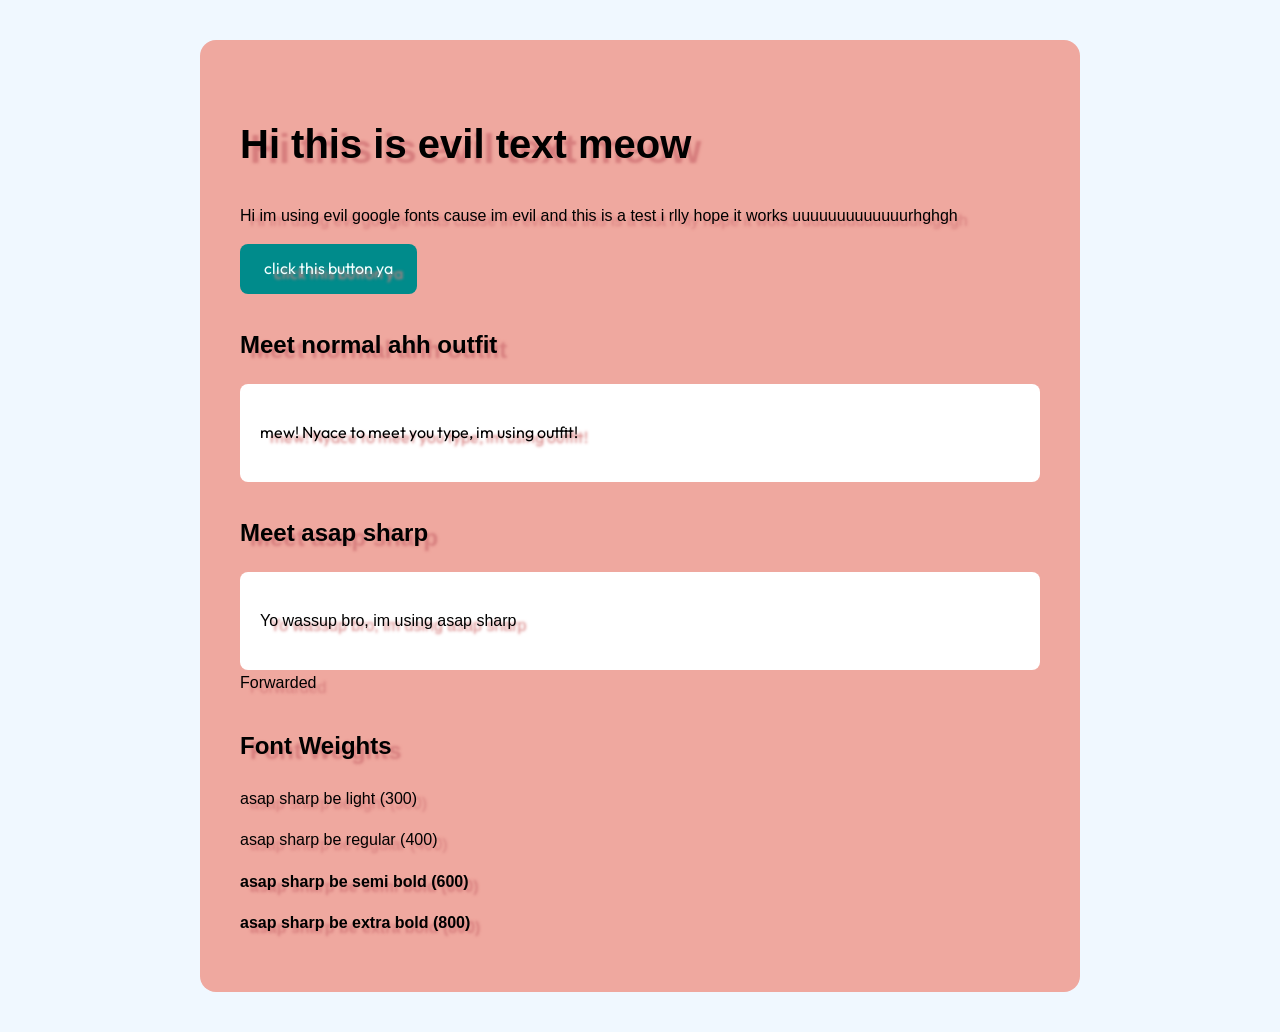
<file: fonts-work/google_fonts.html>
<!DOCTYPE html>
<html lang="en">
<head>
    <meta charset="UTF-8">
    <meta name="viewport" content="width=device=width", initial-scale="1.0">
    <!--Grabbing code from google fonts and using embed code instead of downloaded file-->
    <title>Google Fonts</TITLE>

    <link rel="preconnect" href="https://fonts.googleapis.com">

    <link rel="preconnect" href="https://fonts.gstatic.com/" crossorigin>

    <!--The font I'm using is Asap sharp with the family of Outfit-->
    <link href="https://fonts.googleapis.com/css2?family=Asap+Sharp:ital,wght@0,100..900;1,100..900&family=Outfit:wght@100..900&display=swap" rel="stylesheet">

    <style>
        body {
            margin: 0;
            padding: 40px 20px;
            background-color: aliceblue;
            color: black;
            font-family: "Asap Sharp", sans-serif;
            line-height: 1.6;
            text-shadow:10px 5px 3px rgb(214, 125, 125)
        }

        .container {
            max-width: 800px;
            margin: 0 auto;
            padding: 40px;
            background-color: rgb(239, 168, 159);
            border-radius: 16px;
        }
Forwarded
/Use font Outfit for headings/
        h1,
        h2 {
            font-family: "Outfit", sans-serif;
            font-weight: 700;
            line-height: 1.2;
        }

        h1 {
            font-size: 40px;
            margin-top: 32px;
        }

        h2 {
            font-size: 24px;
            margin-top: 32px;
        }

        /*Use Asap Sharp for paragraphs*/
        p {
            font-family: "Asap Sharp", sans-serif;
            font-size: 16px;
            font-weight: 400;
        }

        /* A Button Example*/
        .button {
            display: inline-block;
            padding: 12px 24px;
            background-color: darkcyan;
            color: azure;
            text-decoration: none;
            border-radius: 8px;
            font-family: "Outfit", sans-serif;
            font-size: 600;
        }
        .button.hover {
            background-color: darkblue;
        }

        /*Font comparasion section*/
        .font-outfit {
            font-family: "Outfit", sans-serif;
        }

        .font-asap_sharp {
            font-family: "Asap Sharp", sans-serif;
        }

        .comparison {
            padding: 20px;
            margin-top: 16px;
            background-color: white;
            border-radius: 8px;
        }
    </style>

</head>


<body>
    <main class="container">

        <h1>Hi this is evil text meow</h1>

        <p>Hi im using evil google fonts cause im evil and this is a test i rlly hope it works uuuuuuuuuuuuurhghgh</p>

        <a href="#" class="button">click this button ya</a>

        <h2>Meet normal ahh outfit</h2>
        <div class="comparison">
            <p class="font-outfit">
                mew! Nyace to meet you type, im using outfit!
            </p>
        </div>

        <h2>Meet asap sharp</h2>
        <div class="comparison">
            <p class="font-asap_sharp">
                Yo wassup bro, im using asap sharp
            </p>
        </div>
Forwarded
<h2>Font Weights</h2>
        <p style="font-family: 'Asap Sharp', sans-serif; font-weight: 300;">

            asap sharp be light (300)

        </p>


        <p style="font-family: 'Asap Sharp', sans-serif; font-weight: 400;">

            asap sharp be regular (400)

        </p>

            <p style="font-family: 'Asap Sharp', sans-serif; font-weight: 600;">

            asap sharp be semi bold (600)

        </p>

        <p style="font-family: 'Asap Sharp', sans-serif; font-weight: 800;">

            asap sharp be extra bold (800)

        </p>


    </main>


</body>

</html>
</file>
<file: assessment3/styles.css>
body{
    font-family: 'Lucida Sans', 'Lucida Sans Regular', 'Lucida Grande', 'Lucida Sans Unicode', Geneva, Verdana, sans-serif;
    padding: 0;
    margin: 0;
}
nav{
    margin-top: 50px;
    margin-left: 50px;
    float: left;
    width: 15%;
    line-height: 20px;
    position: fixed;

}

nav a{
    text-decoration: none;
    color: rgb(52, 208, 47);
    font-weight: bold;
    display: block;
}
nav a:hover {
    color: rgb(244, 54, 117);
}

/* nav a:visited {
    color: palevioletred;
} */

#wrapper {
    margin-top: 50px;
    width: 60%;
    margin-right: 50px;
    margin-left: auto;
}

header img{
    width: 100%;
    height: auto;
}

header h1{
    text-align: right;
    font-size: 25px;
    margin-bottom: 5px;
}

header h2{
    margin-top: 0px;
    margin-bottom: 30px;
    text-align: right;
    font-size: 20px;
    color: rgb(12, 128, 195);
}

header h3 {
    margin-top: 0px;
    margin-bottom: 10px;
    text-align: left;
    font-size: 20px;
    color: rgb(128, 0, 255);

}

section {
    margin-bottom: 30px;
    text-align: justify;

}

article h3{
    margin-bottom: 10px;
    color: rgb(15, 192, 165);

}
/* VERSION 1
/* .books {
  display: grid;
  grid-template-columns: auto auto auto;  
  max-width: 100%;
  height: auto;
  gap: 16px;
} */

/* VERSION 2
/* .books {
    display: grid;
    grid-template-columns: repeat(3, 1fr);
    max-width: 100%;
    gap: 16px;
} */

.books {
    display: grid;
    grid-template-columns: repeat(auto-fit, minmax(180px, 1fr));
    gap: 20px;
}

.books img{
    display: block;
    width: 100%;
    height: auto;
}

.books img {
    display: block;
    width: 100%;
    height: 450px;
    object-fit: cover;
}

.books figure {
    margin: 0;

}

article figure figcaption {
    margin-top: 5px;
    font-size: 12px;
}

footer {
    margin-top: 20px;
    min-height: 30px;
    font-size: 10px;
    font-weight: lighter;
    text-align: right;
    font-style: italic;
}

footer a {
    text-decoration: none;
    color: crimson;

}
/*TABLET
Up to 900px */
@media (max-width: 900px) {

    #wrapper {
        width: 70%;
        margin-right: 30px;
        

    }

    nav {
        margin-left: 30px;
        width: 20%;
    }

    .books {
        grid-template-columns: repeat(2, 1fr);
    }
}

/* MOBILE Up to 600px*/
@media (max-width: 600px) {

    /* Navigation becomes a normal horizontal mobile bar*/
    nav {
        width: 100%;
        box-sizing: border-box;
        margin: 0 0 40px 0;
        padding: 10px 5px;
        
        position: relative;
        float: none;

        display: flex;
        justify-content: space-around;
        align-items: center;
        flex-wrap: wrap;

        line-height: 30px;

        background: lightgoldenrodyellow;
        border-bottom: 4px solid lightgoldenrodyellow;

        z-index: 1000;


        }

        nav a{
            color: cornflowerblue;
        }

        /* Devices that actually support hover */

        @media (hover: hover) {
            nav a:hover{
                color: skyblue; 
            }
        }
       
        /* Touch Interaction */
        nav a:active {
            background: skyblue;
        }

        /* Main Content */

        #wrapper {
            width: 92%;
            margin: 0 auto;
            float: none;
        }

        /* Headings */

        header h1 {
            text-align: right;
            font-size: 23px;
            margin-top: 40px;
        }

        header h2 {
            text-align: right;
            font-size: 18px;
        }

        header h3 {
            font-size: 18px;
        }

        /* Books */

        .books {
            grid-template-columns: repeat(2, 1fr);
            gap: 16px;
        }

        /* Footer */

        footer {

            margin-top: 40px;
            font-size: 12px;
        }
}

/* Very Small Phones - Up to 400px*/

@media (max-width: 400px) {

    nav {
        padding: 8px 0;  
    }

    #wrapper {
        width: 94%;
    }

    .books {
        gap: 12px;
    }

    article figure figcaption {
        font-size: 11px
    }
}
</file>
<file: Asst5/styles.css>
body {
    font-family: 'Bytesized', sans-serif;
    font-weight: 900;
    font-size: 1em;
    padding: 0;
    margin: 0;
}

/* IMAGE HOVER EFFECTS */

.pict figure {
    position: relative;
    display: inline-block;
    cursor: pointer;
}

.pict img {
    width: 100%;
    height: auto;
    aspect-ratio: 1 / 1;
    object-fit: cover;
    box-sizing: border-box;
    display: block;
    transition: transform 0.3s ease, opacity 0.3s ease, filter 0.3s ease;
}

.hover-text {
    display: none;
    position: absolute;
    bottom: 30px;
    left: 10px;
    background-color: rgba(0, 0, 0, 0.7);
    color: white;
    padding: 8px;
    border-radius: 4px;
    white-space: nowrap;
    z-index: 10;
}

/* Reveal text and apply hover styles on figure hover */
.pict figure:hover .hover-text {
    display: block;
}

.pict figure:hover img {
    transform: scale(1.05);
    opacity: 0.9;
}


/* NAVIGATION BAR & MENU */

nav {
    display: grid;
    grid-template-columns: 60% 1fr;
    align-items: center;
    font-size: 2em;
    margin-top: 50px;
}

.logo {
    text-align: left;
}

nav a {
    text-decoration: none;
    color: black;
    font-weight: bold;
}

nav a:hover {
    color: rgb(255, 0, 0);
}

/* Renamed or separated menu classes to avoid conflicts */
.nav-links {
    display: flex;
    background: white;
    justify-content: space-around;
    align-items: center;
    text-align: right;
}

.nav-links a {
    display: block;
}
/* DESKTOP MENU */
.menu1 {
    display: flex;
    background: white;
    justify-content: space-around;
    align-items: center;
    
}

.hamburger-menu {
    display: none;
    align-items: center;
    justify-content: center;
}

.hamburger-menu button {
    background: none;
    border: none;
    font-size: 2em;
    color: gray;
}

.hamburger-menu button .fa-bars {
    cursor: pointer;
}
.close-menu {
    display: none;
}
/* MAIN CONTENT AND TYPOGRAPHY */

#wrapper {
    width: 90%;
    margin: 0 auto;
}

h1 {
    text-align: left;
    font-size: 4em;
    margin-bottom: 1em;
}

.intro {
    font-size: 2em;
    margin-bottom: 1em;
    text-align: justify;
}
nav a:hover {
    color:#d62976;
}
.menuI {
    text-align: right;
}
.menuI_active {
    text-align: right;
    color: gray;

}

section {
    margin-bottom: 30px;
    text-align: justify;
}

/* Fixed selector: removed space between p and :last-child */
article p:last-child {
    margin-bottom: 80px;
}

article h3 {
    margin-bottom: 10px;
    color: rgb(255, 0, 0);
}


/* FOOTER */

footer {
    margin-top: 20px;
    min-height: 30px;
    font-size: 10px;
    font-weight: lighter;
    text-align: right;
    font-style: italic;
}

footer a {
    text-decoration: none;
    color: black;
}

.left_stories {
    grid-column: 1 / 6;
    margin: 0;
    padding: 0;
}

.stories {
    grid-column: 7 / 13;
    margin: 0;
    padding: 0;
    font-size: 1.2em;
    line-height: 1.5em;
}

.stories p {
    margin-top: 0;
}

/* DESKTOP IMAGE GRID (Matched with iml class names) */

.pict {
    display: grid;
    grid-template-columns: repeat(12, 1fr);
    gap: 10px; /* Added a small gap so items don't stick together */
    margin: 0;
    padding: 0;
}

.iml1 {
    grid-column: 1 / 4;
    grid-row: 1 / 3;
}

.iml2 {
    grid-column: 4 / 7;
    grid-row: 1 / 3;
}

.iml3 {
    grid-column: 7 / 13;
    grid-row: 1 / 5;
}

.iml4 {
    grid-column: 1 / 4;
    /* spans rows 3 and 4 */
    grid-row: 3 / 5;
}

.iml5 {
    /* use the same 33 columns as image 2 */
    grid-column: 4 / 7;
    /* spans rows 3 and 4 */
    grid-row: 3 / 5;
}

.iml6 {
    grid-column: 1 / 7;
    grid-row: 5 / 9;
}

.iml7 {
    grid-column: 7 / 10;
    grid-row: 5 / 7;
}

.iml8 {
    grid-column: 10 / 13;
    grid-row: 5 / 7;
}

.iml9 {
    grid-column: 7 / 10;
    grid-row: 7 / 9;
}

.iml10 {
    grid-column: 10 / 13;
    grid-row: 7 / 9;
}

/* FINAL ROW: IMAGES 11 TO 14 */

.iml11,
.iml13 {
    grid-column: 1 / 4;
    
    grid-row: 9 / 11;
}
.iml12,
.iml14 {
    grid-column: 4 / 7;
    
    grid-row: 9 / 11;
}

.iml13 {
    grid-column: 7 / 10;

}
.iml14 {
    grid-column: 10 / 13;
    
}

/* END OF THE IMAGE GRID */
.social-icons {
    display : flex;
    justify-content: center;
    align-items: center;
    flex-wrap: wrap;
    gap: 10px;
    width: 100%;
    
}

.social {
    width: 30px;
    height: 30px;
    display: flex;
    justify-content: center;
    align-items: center;

    color: white;
    font-size: 15px;
    text-decoration: none;
    border-radius: 50%;

    /* Adds smooth animation when the icons transform or shadow changes */
    transition: 0.3s ease;
    box-shadow: 0.3s ease;
    /* transform animates movement, rotation, or scaling over 0.3s */
}
/* INDIVIDUAL BRAND COLORS */
.facebook {
    background: #1877f2;
}
.instagram {
    /* sets gradient direction to 45 degrees */
    background: linear-gradient(45deg, #feda75, #fa7e1e,#d62976, #4f5bd5)

}

.twitter {
    background:black;

}
.tiktok {
    background: black;
}
.youtube {
   background: #ff0000;
}
.linkedin {
    background: #0a66c2;
}
.github {
    background: #24292f;
}
/* HOVER EFFECTS */
.social:hover {
    /* moves icon upward by 6px and enlarges it by 8% */
    transform: translate(-6)px, scale(1.08);

    /* adds shadow;display; has values: horizontal offset, vertical offset, blur radius and shadow color */
    box-shadow: 0 8px 18px rgba(0, 0, 0, 0.2)
    

}
/* keyboard accesibility - applies these styles when the icon is focused via keyboard navigation, such as tab key */
.social:focus-visible {
    /* adds a 3px cyan outline around the icon to indicate keyboard focus */

    outline: 3px solid #38bdf8;
    outline-offset: 5px;

}
/* CREDITS */
.credits {
    margin-top: 10px;
    font-size: 1em;
    width: 100%;
}
/* RESPONSIVE DESIGN */
@media (max-width: 1024px) {
    .hamburger-menu {
        display: flex;
        align-items: center;
    }
    .menu1 a,
    .menu1 a:hover {
        text-decoration: none;
        color: gray;
        background-color: transparent;

    }
    /* Hide the menu until it is opened */
    .menu1 {
        display: none;
        position: fixed;
        top: 0;
        left: 0;
        width: 100%;
        height: 100%;
        background: white;
        /* stack menu until it is opened */
        flex-direction: column;
        justify-content: center;
        align-items: center;
        z-index: 1000;
    }
    .menu1 a {
        padding: 20px;
    }
    /* displays the close-menu button */
    .close-menu {
        display: block;
        position: absolute;
        top: 20px;
        right: 20px;
        font-size: 2em;
        color: gray;
    }
    .hamburger-menu {
        display: flex;
        align-items: center;
    }
    .hamburger-menu {
        display: flex;
        flex-direction: column;
        justify-content: center;
        align-items: center;
        width: 100%;
        height: 100vh;
        /* Keep the menu in place while scrolling */
        position: fixed;
        top: 0;
        left: 0;
        background-color: white;
        z-index: 1000;
        padding-top: 50px; 

    }

    .menu1 .active {
        color: black;
    }
        /* Remove and grid-column placement from the hamburger */
        .hamburger-menu {
            grid-column: auto;
        }
        button {
            border-width:0px;
            background-color: white;

        }
        nav {
            margin: 0;
            margin-bottom: 50px;
            width: 100%;
            box-sizing: border-box;
            padding: 10px 20px;
            line-height: 30px;
            display: flex;
            justify-content: space-between;
            align-items: center;
            flex-wrap: wrap;
            border-bottom: 4px solid black;
            background: black;
            z-index: 1000;
            color: white;

        }
        h1 {
            margin-top: 50px;

        }
        nav a {
            color: white;

        }
        /* MOBILE CONTENT WRAPPER */
        #wrapper {
            margin-top: 500px;
            position: relative;
            width: 90%;
            margin: 0 auto;
            /* prevents wrapper from floating to one side */
            float: none;
        }

        footer { 
            margin-top: 40px;
            font-size: 12px;
        }

        .pict {
            display: grid;
            grid-template-columns: repeat(2, minmax(0, 1fr));
            gap: 8px;

            width: 100%;
            max-width: 100%;
            box-sizing: border-box;

            margin: 0;
            padding: 0;
            grid-auto-flow: row;
            align-items: start;
        }


        .pict figure,
        .pict [class^="iml"] {
            grid-column: auto;
            grid-row: auto;
            min-width: 0;
            max-width: 100%;
            padding: 0;
            margin: 0;
            width: 100%;
            max-width: 100%;
            box-sizing: border-box;
        }
        /* Prevent hover effects from creating horizontal overflow */
        .pict figure:hover img, 
        .pict .im:hover {
            transform: none;
        }
        .pict .hover-text {
            max-width: calc(100% - 20%);
            box-sizing: border-box;
            white-space :normal;
        }

        @media (max-width: 600px) {
            .pict {
                grid-template-columns: repeat (2, minmax(0, 1fr));
                gap:5px;
            }
        }

        /* MOBILE STORY LAYOUT */
        .left_stories {
            grid-column: 1 / 3;
            margin: 0;
            padding: 0;
        }

        .stories {
            grid-column: 1 / 3;
            margin: 0;
            padding: 0;
            font-size: 1.2em;
            line-height: 1.5em;
        }

        /* MOBILE BOOK GRID */
        .books {
            grid-template-columns: auto auto;
            gap: 16px;
        }

}
</file>
